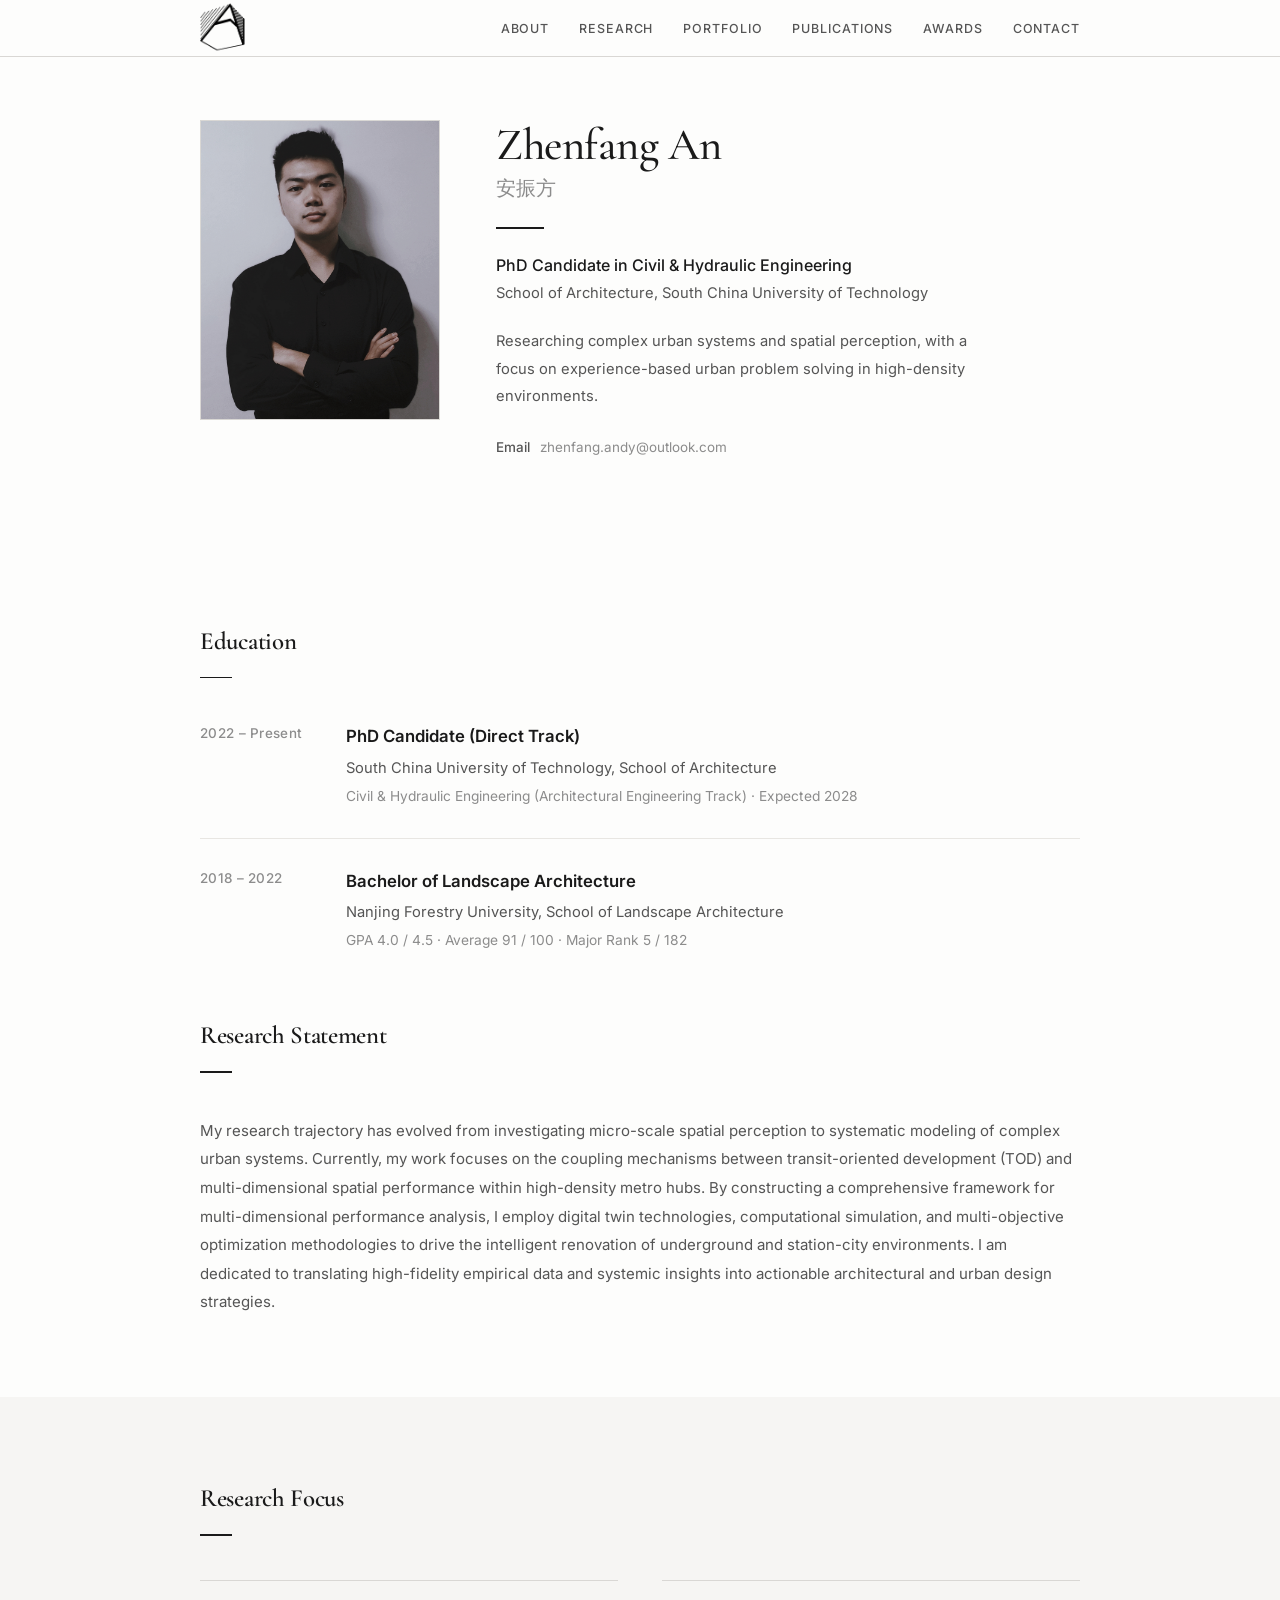
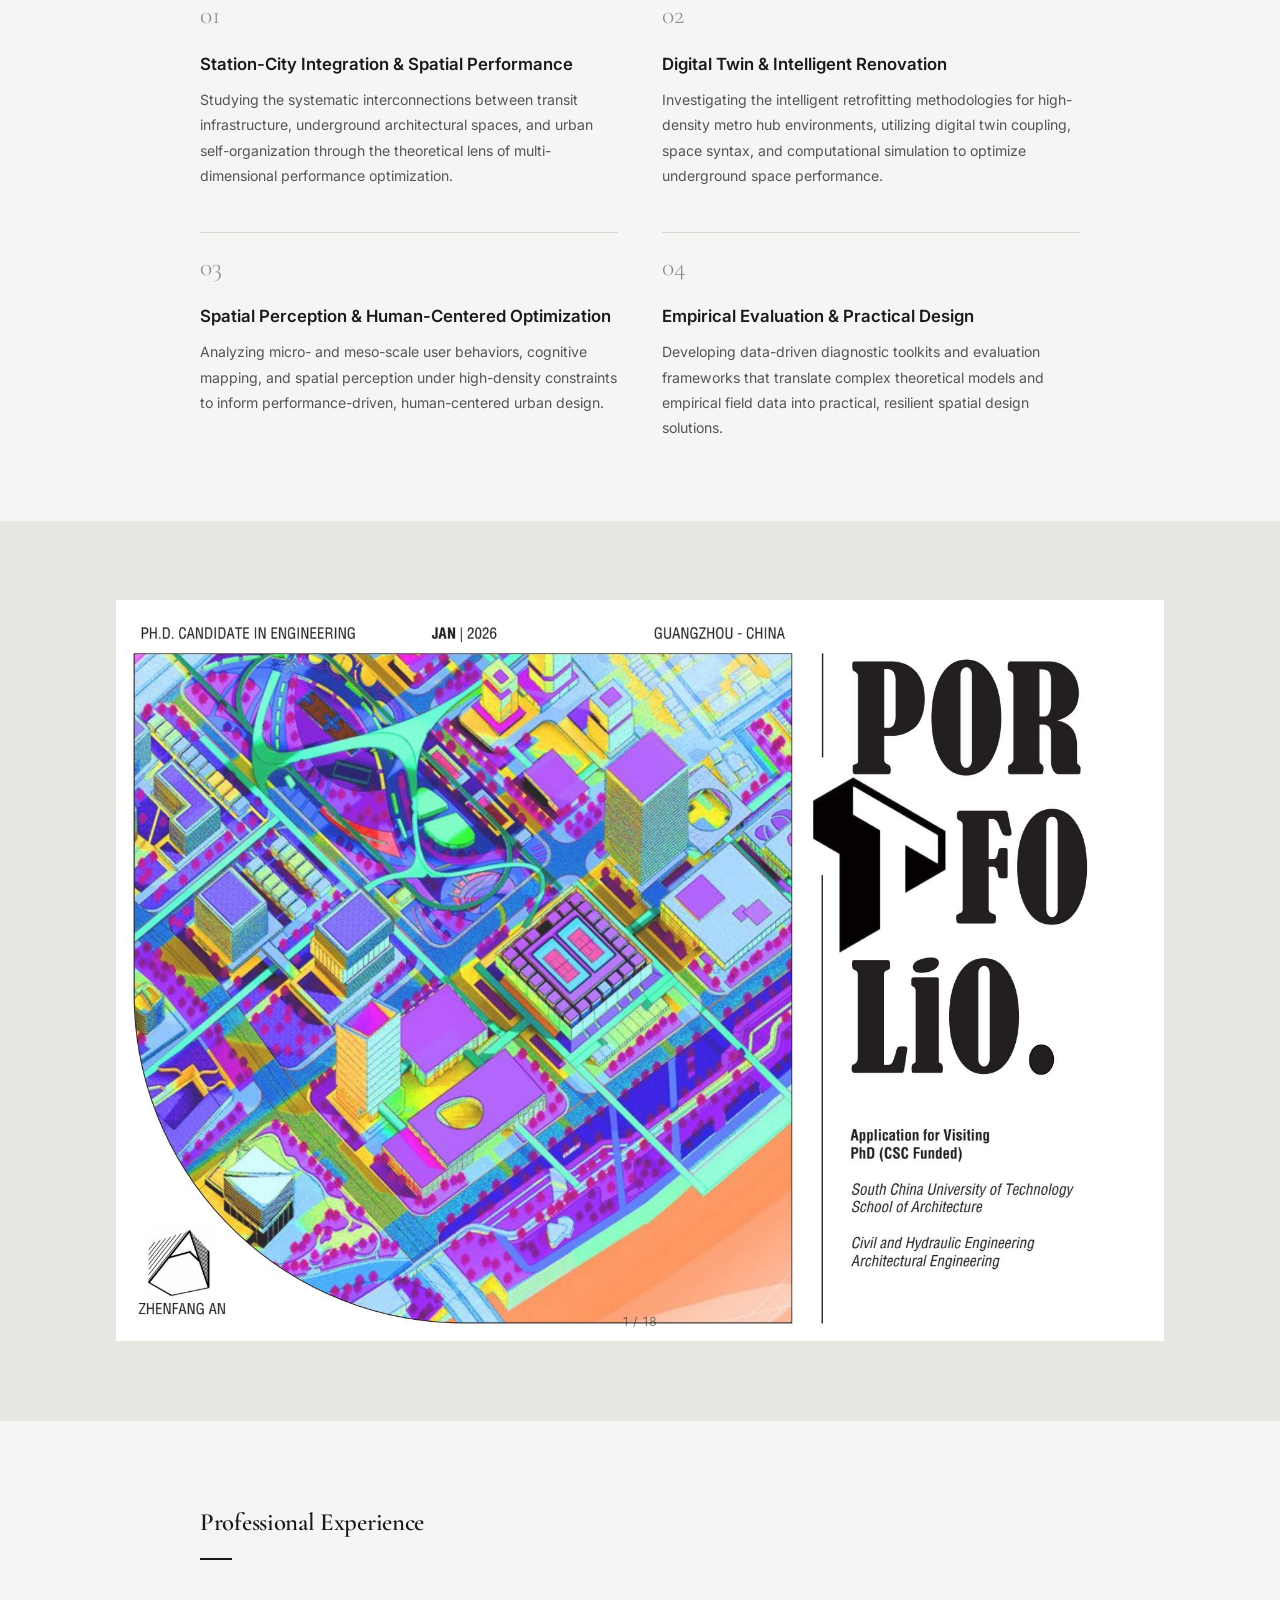
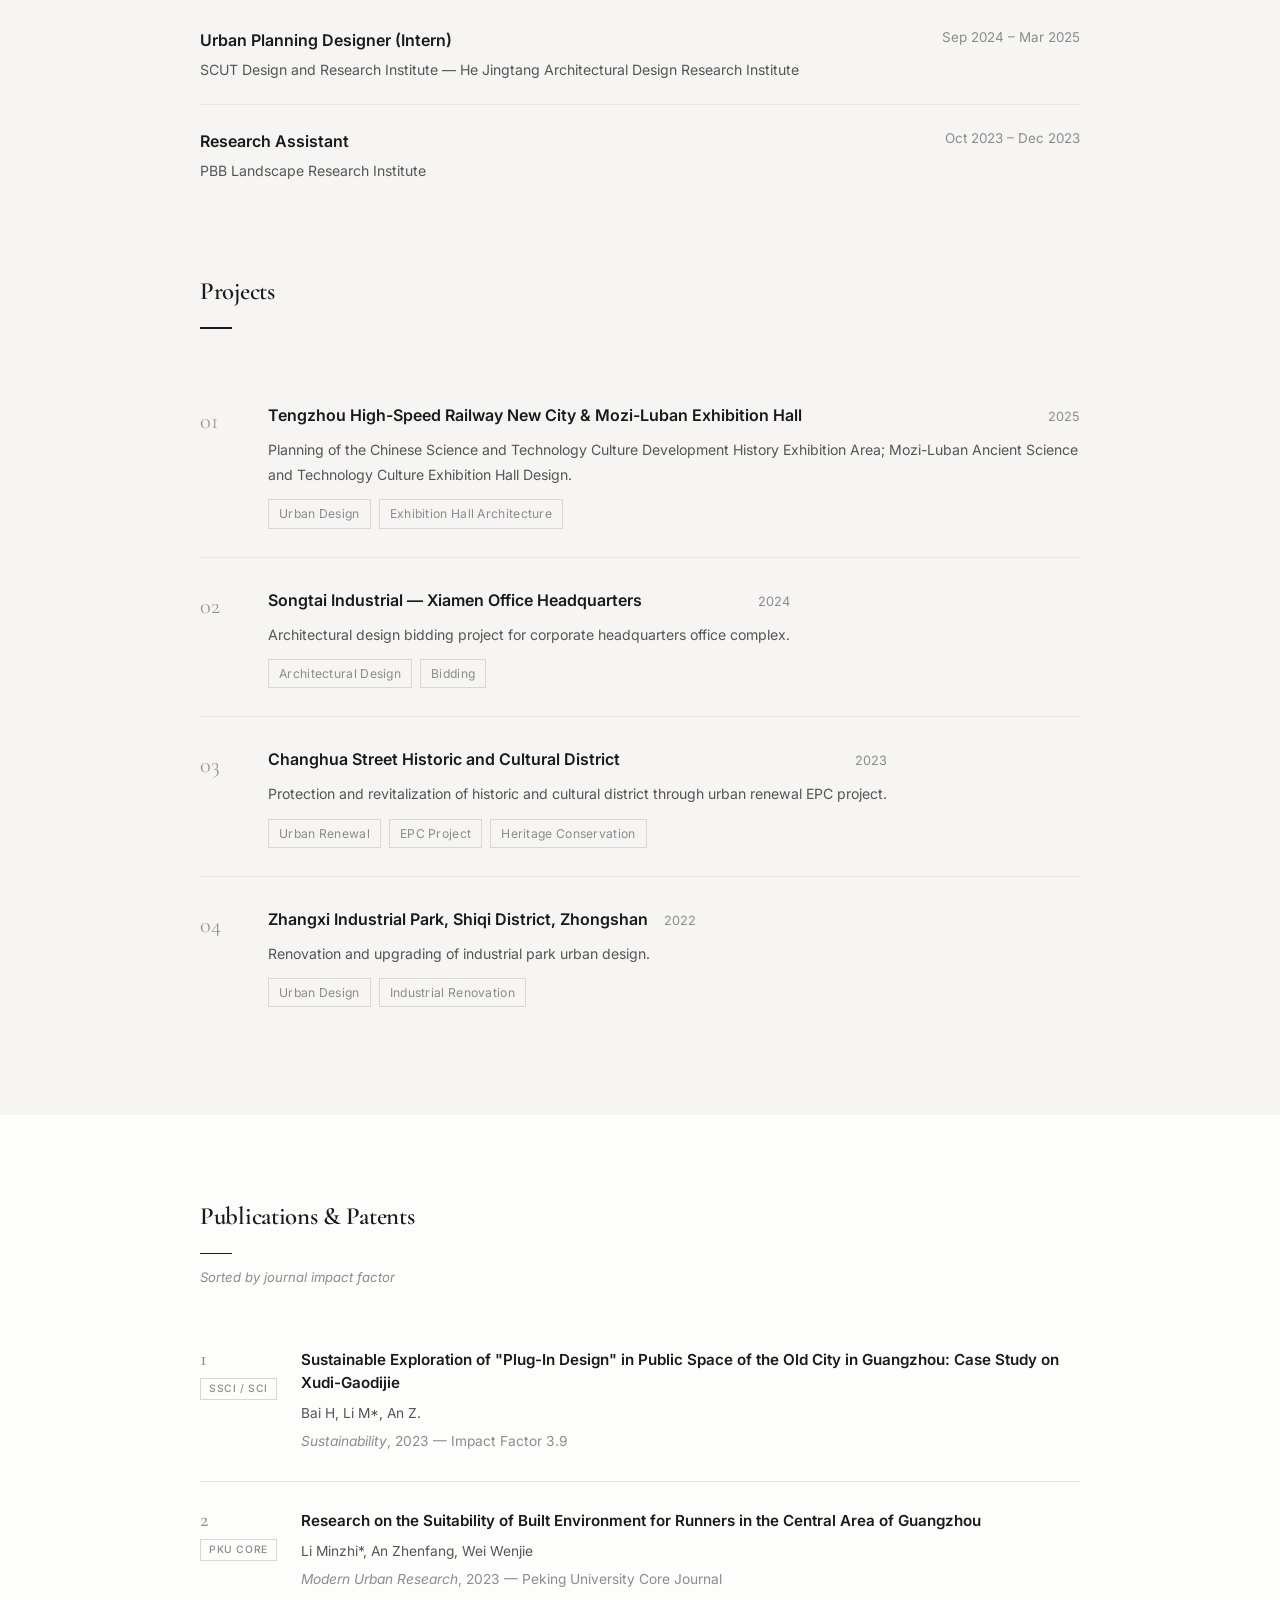
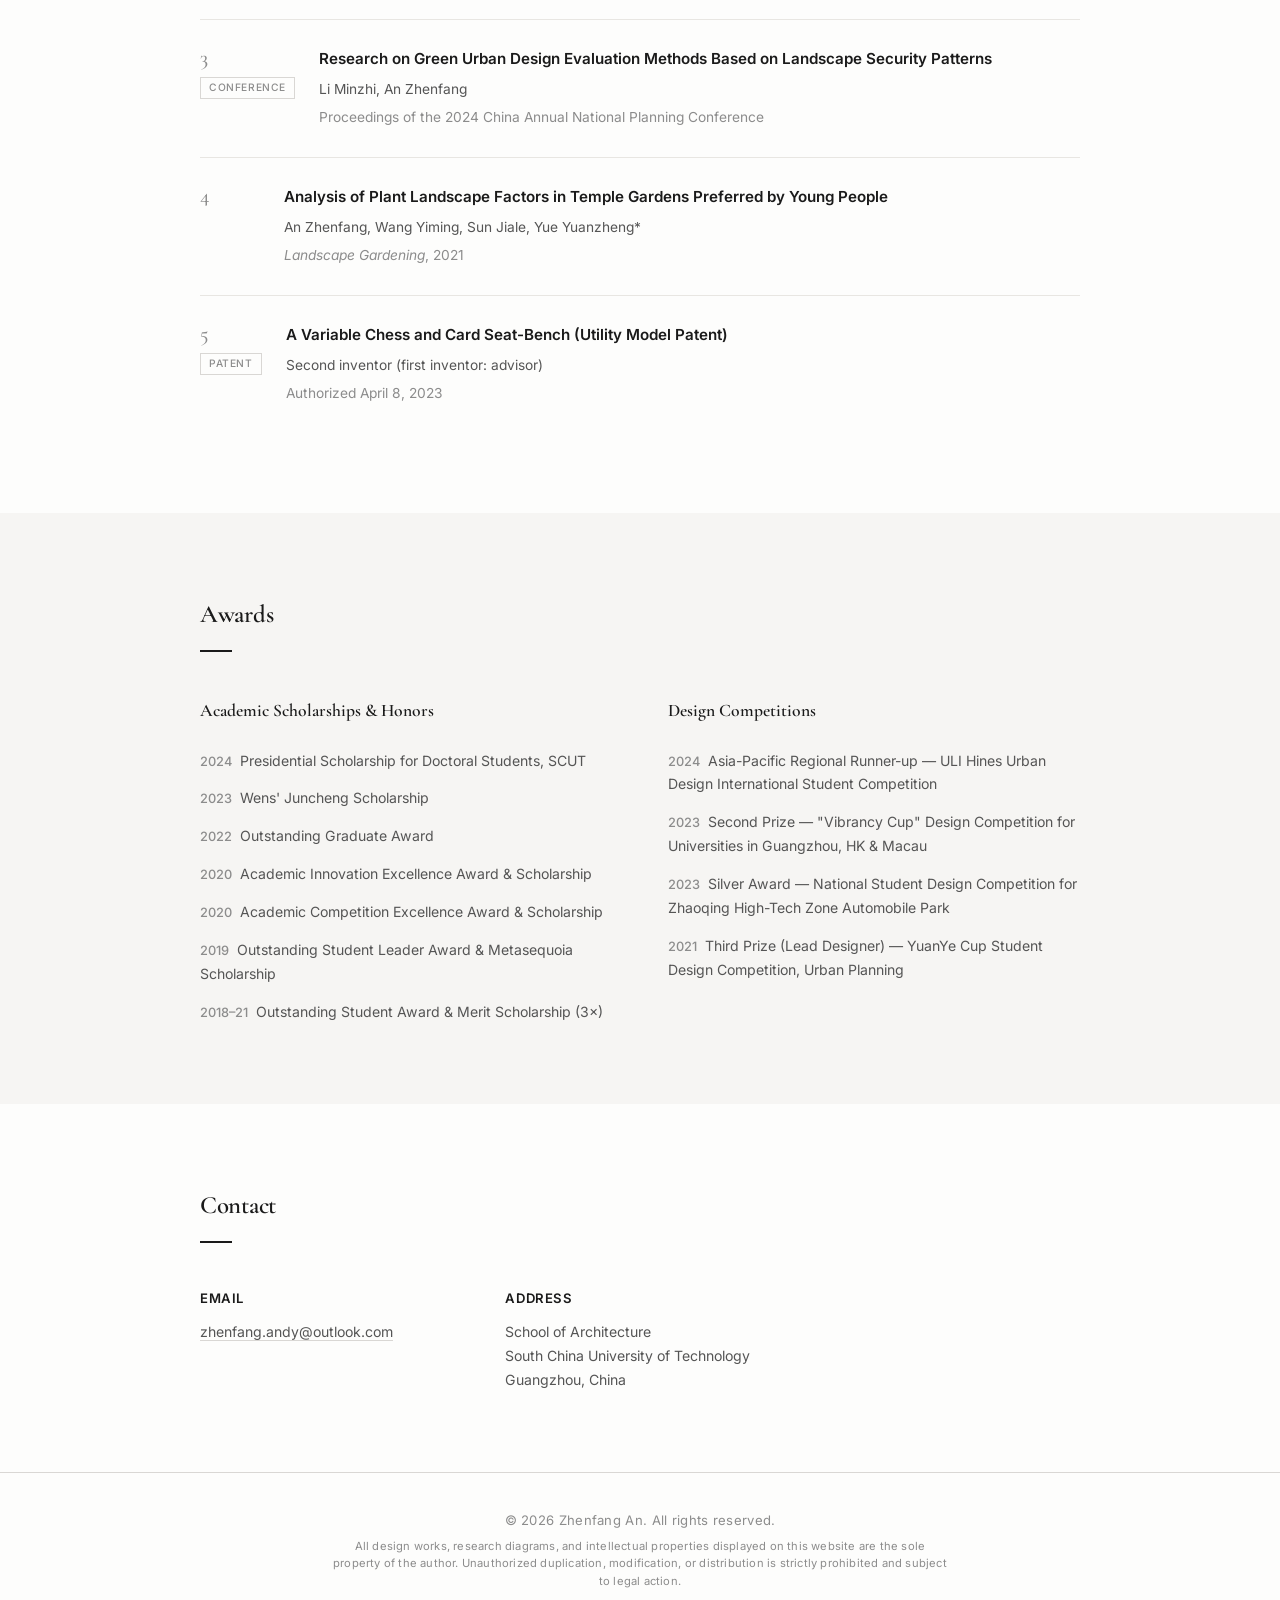
<file: index.html>
<!DOCTYPE html>
<html lang="en">
<head>
  <meta charset="UTF-8">
  <meta name="viewport" content="width=device-width, initial-scale=1.0">
  <title>Zhenfang An | PhD Candidate — South China University of Technology</title>
  <meta name="description" content="Zhenfang An (安振方) — PhD Candidate in Civil & Hydraulic Engineering at South China University of Technology. Research on station-city integration, digital twin, spatial perception, and urban design optimization in high-density metro hubs.">
  <meta name="keywords" content="Zhenfang An, 安振方, PhD Candidate, SCUT, South China University of Technology, Architecture, Urban Design, Digital Twin, Station-City Integration, Spatial Performance, TOD, Computational Simulation">
  <meta name="author" content="Zhenfang An">
  <meta name="robots" content="index, follow">
  <link rel="canonical" href="https://zhenfangan.github.io/">
  <meta property="og:title" content="Zhenfang An | PhD Candidate — SCUT">
  <meta property="og:description" content="PhD Candidate researching station-city integration, digital twin technologies, and spatial performance optimization in high-density metro hubs.">
  <meta property="og:type" content="website">
  <meta property="og:url" content="https://zhenfangan.github.io/">
  <link rel="stylesheet" href="style.css">
  <link rel="preconnect" href="https://fonts.googleapis.com">
  <link rel="preconnect" href="https://fonts.gstatic.com" crossorigin>
  <link href="https://fonts.googleapis.com/css2?family=Cormorant+Garamond:ital,wght@0,400;0,500;0,600;1,400;1,500&family=Inter:wght@300;400;500;600&display=swap" rel="stylesheet">
</head>
<body>

  <nav id="navbar">
    <div class="nav-container">
      <a href="#hero" class="nav-logo">
        <img src="logo.png" alt="ZA Logo" class="logo-img">
      </a>
      <button id="nav-toggle" aria-label="Toggle navigation">
        <span></span><span></span><span></span>
      </button>
      <ul id="nav-menu">
        <li><a href="#about">About</a></li>
        <li><a href="#research">Research</a></li>
        <li><a href="#portfolio">Portfolio</a></li>
        <li><a href="#publications">Publications</a></li>
        <li><a href="#awards">Awards</a></li>
        <li><a href="#contact">Contact</a></li>
      </ul>
    </div>
  </nav>

  <section id="hero">
    <div class="hero-container">
      <div class="hero-photo">
        <img src="photo.jpg" alt="Zhenfang An">
      </div>
      <div class="hero-text">
        <h1>Zhenfang An</h1>
        <p class="hero-chinese">安振方</p>
        <div class="hero-divider"></div>
        <p class="hero-title">PhD Candidate in Civil &amp; Hydraulic Engineering</p>
        <p class="hero-subtitle">School of Architecture, South China University of Technology</p>
        <p class="hero-description">
          Researching complex urban systems and spatial perception, with a focus on experience-based urban problem solving in high-density environments.
        </p>
        <div class="hero-meta">
          <span><strong>Email</strong> zhenfang.andy@outlook.com</span>
        </div>
      </div>
    </div>
  </section>

  <main>
    <section id="about">
      <div class="container">
        <h2 class="section-title">Education</h2>
        <div class="divider"></div>
        <div class="education-grid">
          <div class="edu-item">
            <div class="edu-year">2022 – Present</div>
            <div class="edu-details">
              <h3>PhD Candidate (Direct Track)</h3>
              <p>South China University of Technology, School of Architecture</p>
              <p class="edu-note">Civil &amp; Hydraulic Engineering (Architectural Engineering Track) &middot; Expected 2028</p>
            </div>
          </div>
          <div class="edu-item">
            <div class="edu-year">2018 – 2022</div>
            <div class="edu-details">
              <h3>Bachelor of Landscape Architecture</h3>
              <p>Nanjing Forestry University, School of Landscape Architecture</p>
              <p class="edu-note">GPA 4.0 / 4.5 &middot; Average 91 / 100 &middot; Major Rank 5 / 182</p>
            </div>
          </div>
        </div>

        <h2 class="section-title">Research Statement</h2>
        <div class="divider"></div>
        <div class="research-statement">
          <p>My research trajectory has evolved from investigating micro-scale spatial perception to systematic modeling of complex urban systems. Currently, my work focuses on the coupling mechanisms between transit-oriented development (TOD) and multi-dimensional spatial performance within high-density metro hubs. By constructing a comprehensive framework for multi-dimensional performance analysis, I employ digital twin technologies, computational simulation, and multi-objective optimization methodologies to drive the intelligent renovation of underground and station-city environments. I am dedicated to translating high-fidelity empirical data and systemic insights into actionable architectural and urban design strategies.</p>
        </div>
      </div>
    </section>

    <section id="research">
      <div class="container">
        <h2 class="section-title">Research Focus</h2>
        <div class="divider"></div>
        <div class="focus-grid">
          <div class="focus-item">
            <span class="focus-num">01</span>
            <h3>Station-City Integration &amp; Spatial Performance</h3>
            <p>Studying the systematic interconnections between transit infrastructure, underground architectural spaces, and urban self-organization through the theoretical lens of multi-dimensional performance optimization.</p>
          </div>
          <div class="focus-item">
            <span class="focus-num">02</span>
            <h3>Digital Twin &amp; Intelligent Renovation</h3>
            <p>Investigating the intelligent retrofitting methodologies for high-density metro hub environments, utilizing digital twin coupling, space syntax, and computational simulation to optimize underground space performance.</p>
          </div>
          <div class="focus-item">
            <span class="focus-num">03</span>
            <h3>Spatial Perception &amp; Human-Centered Optimization</h3>
            <p>Analyzing micro- and meso-scale user behaviors, cognitive mapping, and spatial perception under high-density constraints to inform performance-driven, human-centered urban design.</p>
          </div>
          <div class="focus-item">
            <span class="focus-num">04</span>
            <h3>Empirical Evaluation &amp; Practical Design</h3>
            <p>Developing data-driven diagnostic toolkits and evaluation frameworks that translate complex theoretical models and empirical field data into practical, resilient spatial design solutions.</p>
          </div>
        </div>
      </div>
    </section>

    <section id="portfolio">
      <div class="folio-viewport" id="folio-viewport">
        <div class="folio-track" id="folio-track"></div>
        <button class="folio-nav folio-nav-prev" id="folio-prev" aria-label="Previous">
          <svg width="28" height="28" viewBox="0 0 24 24" fill="none" stroke="currentColor" stroke-width="1.2"><path d="M15 5l-7 7 7 7"/></svg>
        </button>
        <button class="folio-nav folio-nav-next" id="folio-next" aria-label="Next">
          <svg width="28" height="28" viewBox="0 0 24 24" fill="none" stroke="currentColor" stroke-width="1.2"><path d="M9 5l7 7-7 7"/></svg>
        </button>
        <span class="folio-counter" id="folio-counter"></span>
      </div>
    </section>

    <section id="experience">
      <div class="container">
        <h2 class="section-title">Professional Experience</h2>
        <div class="divider"></div>
        <div class="exp-list">
          <div class="exp-item">
            <div class="exp-info">
              <h3>Urban Planning Designer (Intern)</h3>
              <p>SCUT Design and Research Institute — He Jingtang Architectural Design Research Institute</p>
            </div>
            <div class="exp-date">Sep 2024 – Mar 2025</div>
          </div>
          <div class="exp-item">
            <div class="exp-info">
              <h3>Research Assistant</h3>
              <p>PBB Landscape Research Institute</p>
            </div>
            <div class="exp-date">Oct 2023 – Dec 2023</div>
          </div>
        </div>

        <h2 class="section-title">Projects</h2>
        <div class="divider"></div>
        <div class="project-list">
          <div class="project-item">
            <span class="project-num">01</span>
            <div class="project-body">
              <div class="project-header">
                <h3>Tengzhou High-Speed Railway New City &amp; Mozi-Luban Exhibition Hall</h3>
                <span class="project-date">2025</span>
              </div>
              <p>Planning of the Chinese Science and Technology Culture Development History Exhibition Area; Mozi-Luban Ancient Science and Technology Culture Exhibition Hall Design.</p>
              <div class="project-tags">
                <span>Urban Design</span><span>Exhibition Hall Architecture</span>
              </div>
            </div>
          </div>
          <div class="project-item">
            <span class="project-num">02</span>
            <div class="project-body">
              <div class="project-header">
                <h3>Songtai Industrial — Xiamen Office Headquarters</h3>
                <span class="project-date">2024</span>
              </div>
              <p>Architectural design bidding project for corporate headquarters office complex.</p>
              <div class="project-tags">
                <span>Architectural Design</span><span>Bidding</span>
              </div>
            </div>
          </div>
          <div class="project-item">
            <span class="project-num">03</span>
            <div class="project-body">
              <div class="project-header">
                <h3>Changhua Street Historic and Cultural District</h3>
                <span class="project-date">2023</span>
              </div>
              <p>Protection and revitalization of historic and cultural district through urban renewal EPC project.</p>
              <div class="project-tags">
                <span>Urban Renewal</span><span>EPC Project</span><span>Heritage Conservation</span>
              </div>
            </div>
          </div>
          <div class="project-item">
            <span class="project-num">04</span>
            <div class="project-body">
              <div class="project-header">
                <h3>Zhangxi Industrial Park, Shiqi District, Zhongshan</h3>
                <span class="project-date">2022</span>
              </div>
              <p>Renovation and upgrading of industrial park urban design.</p>
              <div class="project-tags">
                <span>Urban Design</span><span>Industrial Renovation</span>
              </div>
            </div>
          </div>
        </div>
      </div>
    </section>

    <section id="publications">
      <div class="container">
        <h2 class="section-title">Publications &amp; Patents</h2>
        <div class="divider"></div>
        <p class="section-note">Sorted by journal impact factor</p>
        <div class="pub-list">
          <!-- #1: Sustainability — highest IF (SSCI/SCI) -->
          <div class="pub-item">
            <div class="pub-meta">
              <span class="pub-number">1</span>
              <span class="pub-badge">SSCI / SCI</span>
            </div>
            <div class="pub-body">
              <p class="pub-title">Sustainable Exploration of "Plug-In Design" in Public Space of the Old City in Guangzhou: Case Study on Xudi-Gaodijie</p>
              <p class="pub-authors">Bai H, Li M*, An Z.</p>
              <p class="pub-journal"><em>Sustainability</em>, 2023 — Impact Factor 3.9</p>
            </div>
          </div>
          <!-- #2: Modern Urban Research — Peking University Core -->
          <div class="pub-item">
            <div class="pub-meta">
              <span class="pub-number">2</span>
              <span class="pub-badge">PKU Core</span>
            </div>
            <div class="pub-body">
              <p class="pub-title">Research on the Suitability of Built Environment for Runners in the Central Area of Guangzhou</p>
              <p class="pub-authors">Li Minzhi*, An Zhenfang, Wei Wenjie</p>
              <p class="pub-journal"><em>Modern Urban Research</em>, 2023 — Peking University Core Journal</p>
            </div>
          </div>
          <!-- #3: Conference -->
          <div class="pub-item">
            <div class="pub-meta">
              <span class="pub-number">3</span>
              <span class="pub-badge">Conference</span>
            </div>
            <div class="pub-body">
              <p class="pub-title">Research on Green Urban Design Evaluation Methods Based on Landscape Security Patterns</p>
              <p class="pub-authors">Li Minzhi, An Zhenfang</p>
              <p class="pub-journal">Proceedings of the 2024 China Annual National Planning Conference</p>
            </div>
          </div>
          <!-- #4: Landscape Gardening -->
          <div class="pub-item">
            <div class="pub-meta">
              <span class="pub-number">4</span>
            </div>
            <div class="pub-body">
              <p class="pub-title">Analysis of Plant Landscape Factors in Temple Gardens Preferred by Young People</p>
              <p class="pub-authors">An Zhenfang, Wang Yiming, Sun Jiale, Yue Yuanzheng*</p>
              <p class="pub-journal"><em>Landscape Gardening</em>, 2021</p>
            </div>
          </div>
          <!-- #5: Patent -->
          <div class="pub-item">
            <div class="pub-meta">
              <span class="pub-number">5</span>
              <span class="pub-badge">Patent</span>
            </div>
            <div class="pub-body">
              <p class="pub-title">A Variable Chess and Card Seat-Bench (Utility Model Patent)</p>
              <p class="pub-authors">Second inventor (first inventor: advisor)</p>
              <p class="pub-journal">Authorized April 8, 2023</p>
            </div>
          </div>
        </div>
      </div>
    </section>

    <section id="awards">
      <div class="container">
        <h2 class="section-title">Awards</h2>
        <div class="divider"></div>
        <div class="awards-container">
          <div class="awards-col">
            <h3>Academic Scholarships &amp; Honors</h3>
            <ul>
              <li><span class="award-date">2024</span>Presidential Scholarship for Doctoral Students, SCUT</li>
              <li><span class="award-date">2023</span>Wens' Juncheng Scholarship</li>
              <li><span class="award-date">2022</span>Outstanding Graduate Award</li>
              <li><span class="award-date">2020</span>Academic Innovation Excellence Award &amp; Scholarship</li>
              <li><span class="award-date">2020</span>Academic Competition Excellence Award &amp; Scholarship</li>
              <li><span class="award-date">2019</span>Outstanding Student Leader Award &amp; Metasequoia Scholarship</li>
              <li><span class="award-date">2018–21</span>Outstanding Student Award &amp; Merit Scholarship (3&times;)</li>
            </ul>
          </div>
          <div class="awards-col">
            <h3>Design Competitions</h3>
            <ul>
              <li><span class="award-date">2024</span>Asia-Pacific Regional Runner-up — ULI Hines Urban Design International Student Competition</li>
              <li><span class="award-date">2023</span>Second Prize — "Vibrancy Cup" Design Competition for Universities in Guangzhou, HK &amp; Macau</li>
              <li><span class="award-date">2023</span>Silver Award — National Student Design Competition for Zhaoqing High-Tech Zone Automobile Park</li>
              <li><span class="award-date">2021</span>Third Prize (Lead Designer) — YuanYe Cup Student Design Competition, Urban Planning</li>
            </ul>
          </div>
        </div>
      </div>
    </section>

    <section id="contact">
      <div class="container">
        <h2 class="section-title">Contact</h2>
        <div class="divider"></div>
        <div class="contact-info">
          <div class="contact-item">
            <strong>Email</strong>
            <a href="mailto:zhenfang.andy@outlook.com">zhenfang.andy@outlook.com</a>
          </div>
          <div class="contact-item">
            <strong>Address</strong>
            <p>School of Architecture<br>South China University of Technology<br>Guangzhou, China</p>
          </div>
        </div>
      </div>
    </section>
  </main>

  <footer>
    <div class="container">
      <p class="footer-main">&copy; 2026 Zhenfang An. All rights reserved.</p>
      <p class="footer-legal">All design works, research diagrams, and intellectual properties displayed on this website are the sole property of the author. Unauthorized duplication, modification, or distribution is strictly prohibited and subject to legal action.</p>
    </div>
  </footer>

  <script src="script.js"></script>
</body>
</html>
</file>
<file: style.css>
:root {
  --white: #fdfdfc;
  --bg: #f6f5f3;
  --bg-alt: #efedea;
  --text: #1a1a1a;
  --text-secondary: #555555;
  --text-muted: #8c8c8c;
  --border: #d9d7d4;
  --border-light: #e8e6e2;
  --serif: 'Cormorant Garamond', Georgia, 'Times New Roman', 'Noto Serif SC', serif;
  --sans: 'Inter', -apple-system, BlinkMacSystemFont, 'Helvetica Neue', 'PingFang SC', sans-serif;
  --page: #faf9f7;
  --shadow: rgba(0,0,0,0.06);
}

*, *::before, *::after { margin: 0; padding: 0; box-sizing: border-box; }

html { scroll-behavior: smooth; scroll-padding-top: 64px; }

body {
  font-family: var(--sans);
  background: var(--white);
  color: var(--text);
  line-height: 1.75;
  font-size: 15px;
  -webkit-font-smoothing: antialiased;
  -webkit-user-select: none;
  user-select: none;
}

img {
  -webkit-user-drag: none;
  -webkit-touch-callout: none;
  pointer-events: auto;
}

.container { max-width: 960px; margin: 0 auto; padding: 0 40px; }

/* ── Navigation ── */
nav {
  position: fixed; top: 0; left: 0; right: 0; z-index: 1000;
  background: rgba(253, 253, 252, 0.92);
  backdrop-filter: blur(12px);
  -webkit-backdrop-filter: blur(12px);
  border-bottom: 1px solid var(--border);
}
.nav-container {
  max-width: 960px; margin: 0 auto; padding: 0 40px;
  display: flex; align-items: center; justify-content: space-between; height: 56px;
}
.nav-logo { display: flex; align-items: center; text-decoration: none; flex-shrink: 0; }
.logo-img { height: 50px; width: auto; object-fit: contain; display: block; filter: invert(1); }

#nav-menu { display: flex; gap: 30px; list-style: none; }
#nav-menu a {
  color: var(--text-secondary); text-decoration: none;
  font-size: 0.78rem; font-weight: 500; letter-spacing: 0.9px; text-transform: uppercase;
  transition: color 0.25s;
}
#nav-menu a:hover, #nav-menu a.active { color: var(--text); }

#nav-toggle {
  display: none; flex-direction: column; gap: 5px;
  background: none; border: none; cursor: pointer; padding: 8px;
}
#nav-toggle span { display: block; width: 22px; height: 1.5px; background: var(--text); transition: 0.25s; }

/* ── Hero ── */
#hero { padding: 120px 40px 80px; max-width: 960px; margin: 0 auto; }
.hero-container { display: grid; grid-template-columns: 240px 1fr; gap: 56px; align-items: start; }
.hero-photo { width: 240px; height: 300px; overflow: hidden; position: relative; }
.hero-photo img { width: 100%; height: 100%; object-fit: cover; display: block; filter: grayscale(15%); }
.hero-photo::after { content: ''; position: absolute; inset: 0; border: 1px solid var(--border); pointer-events: none; }

.hero-text h1 {
  font-family: var(--serif); font-size: 2.8rem; font-weight: 500;
  line-height: 1.12; letter-spacing: -0.5px; margin-bottom: 2px;
}
.hero-chinese { font-family: var(--serif); font-size: 1.25rem; color: var(--text-muted); margin-bottom: 20px; }
.hero-divider { width: 48px; height: 1.5px; background: var(--text); margin-bottom: 22px; }
.hero-title { font-size: 1rem; font-weight: 500; color: var(--text); margin-bottom: 2px; }
.hero-subtitle { font-size: 0.92rem; color: var(--text-secondary); margin-bottom: 22px; }
.hero-description { font-size: 0.92rem; color: var(--text-secondary); max-width: 500px; margin-bottom: 26px; line-height: 1.85; }
.hero-meta { display: flex; gap: 28px; font-size: 0.84rem; color: var(--text-muted); }
.hero-meta strong { color: var(--text-secondary); font-weight: 500; margin-right: 6px; }

/* ── Sections ── */
main section { padding: 80px 0; }
main section:nth-child(even) { background: var(--bg); }
main section:nth-child(odd) { background: var(--white); }

.section-title { font-family: var(--serif); font-size: 1.55rem; font-weight: 600; margin-bottom: 14px; letter-spacing: -0.3px; }
.divider { width: 32px; height: 1.5px; background: var(--text); margin-bottom: 44px; }
.section-note { font-size: 0.82rem; color: var(--text-muted); font-style: italic; margin: -32px 0 32px; }

/* ── Education ── */
.education-grid { display: flex; flex-direction: column; gap: 28px; margin-bottom: 60px; }
.edu-item { display: flex; gap: 36px; padding-bottom: 28px; border-bottom: 1px solid var(--border-light); }
.edu-item:last-child { border-bottom: none; padding-bottom: 0; }
.edu-year { font-size: 0.84rem; font-weight: 500; color: var(--text-muted); min-width: 110px; letter-spacing: 0.3px; }
.edu-details h3 { font-size: 1.05rem; font-weight: 600; margin-bottom: 4px; }
.edu-details > p { color: var(--text-secondary); font-size: 0.92rem; margin-bottom: 2px; }
.edu-note { color: var(--text-muted) !important; font-size: 0.86rem !important; }

/* ── Research Statement ── */
.research-statement p { font-size: 0.94rem; color: var(--text-secondary); margin-bottom: 18px; line-height: 1.9; }
.research-statement p:last-child { margin-bottom: 0; }

/* ── Research Focus ── */
.focus-grid { display: grid; grid-template-columns: 1fr 1fr; gap: 44px; }
.focus-item { padding-top: 12px; border-top: 1px solid var(--border); }
.focus-num { display: block; font-family: var(--serif); font-size: 1.6rem; font-weight: 300; color: var(--text-muted); margin-bottom: 12px; }
.focus-item h3 { font-size: 1.05rem; font-weight: 600; margin-bottom: 8px; }
.focus-item p { font-size: 0.88rem; color: var(--text-secondary); line-height: 1.8; }

/* ── Portfolio Slider ── */
#portfolio {
  background: #e8e6e0;
  padding: 0;
  min-height: 100vh;
  display: flex; align-items: center; justify-content: center;
}

.folio-viewport {
  position: relative;
  width: 100%;
  height: 85vh;
  overflow: hidden;
  background: #e8e6e0;
}

.folio-track {
  display: flex;
  height: 100%;
  transition: transform 0.55s cubic-bezier(0.4, 0, 0.2, 1);
  will-change: transform;
}

.folio-page-wrap {
  min-width: 100%;
  height: 100%;
  display: flex; align-items: center; justify-content: center;
  padding: 12px;
}

.folio-page-wrap img {
  width: 100%;
  height: 100%;
  object-fit: contain;
  display: block;
}

/* ── Nav arrows ── */
.folio-nav {
  position: absolute; top: 50%; transform: translateY(-50%);
  width: 44px; height: 44px;
  border: none; border-radius: 50%;
  background: rgba(255,255,255,0.72);
  backdrop-filter: blur(6px);
  -webkit-backdrop-filter: blur(6px);
  cursor: pointer; color: #444;
  display: flex; align-items: center; justify-content: center;
  transition: background 0.25s, color 0.25s, opacity 0.35s;
  z-index: 2;
  opacity: 0;
}
.folio-viewport:hover .folio-nav { opacity: 1; }
.folio-nav:hover { background: rgba(255,255,255,0.92); color: #111; }
.folio-nav:active { transform: translateY(-50%) scale(0.94); }

.folio-nav-prev { left: 16px; }
.folio-nav-next { right: 16px; }

.folio-nav[disabled] {
  opacity: 0 !important;
  pointer-events: none;
}

/* ── Counter ── */
.folio-counter {
  position: absolute; bottom: 20px; left: 50%; transform: translateX(-50%);
  font-family: var(--sans); font-size: 0.78rem;
  color: rgba(0,0,0,0.45); letter-spacing: 0.6px;
  user-select: none; pointer-events: none;
  z-index: 2;
}

/* ── Responsive ── */
@media (max-width: 768px) {
  .folio-viewport { height: 70vh; }
  .folio-nav { width: 36px; height: 36px; opacity: 0.7; }
  .folio-page-wrap { padding: 6px; }
}

/* ── Experience ── */
.exp-list { display: flex; flex-direction: column; margin-bottom: 64px; }
.exp-item {
  display: flex; justify-content: space-between; align-items: flex-start;
  padding: 22px 0; border-bottom: 1px solid var(--border-light);
}
.exp-item:last-child { border-bottom: none; }
.exp-info h3 { font-size: 1rem; font-weight: 600; margin-bottom: 4px; }
.exp-info p { color: var(--text-secondary); font-size: 0.88rem; }
.exp-date { font-size: 0.84rem; color: var(--text-muted); white-space: nowrap; margin-left: 24px; }

/* ── Projects (additional) ── */
.project-list { display: flex; flex-direction: column; }
.project-item { display: flex; gap: 32px; padding: 28px 0; border-bottom: 1px solid var(--border-light); }
.project-item:last-child { border-bottom: none; }
.project-num { font-family: var(--serif); font-size: 1.4rem; font-weight: 300; color: var(--text-muted); min-width: 36px; }
.project-header { display: flex; justify-content: space-between; align-items: baseline; gap: 16px; margin-bottom: 8px; }
.project-header h3 { font-size: 1rem; font-weight: 600; }
.project-date { font-size: 0.8rem; color: var(--text-muted); white-space: nowrap; }
.project-body p { font-size: 0.88rem; color: var(--text-secondary); margin-bottom: 12px; line-height: 1.8; }
.project-tags { display: flex; flex-wrap: wrap; gap: 8px; }
.project-tags span { font-size: 0.76rem; color: var(--text-muted); border: 1px solid var(--border); padding: 3px 10px; letter-spacing: 0.3px; }

/* ── Publications ── */
.pub-list { display: flex; flex-direction: column; }
.pub-item { display: flex; gap: 24px; padding: 28px 0; border-bottom: 1px solid var(--border-light); }
.pub-item:last-child { border-bottom: none; }
.pub-meta { display: flex; flex-direction: column; align-items: flex-start; gap: 8px; min-width: 60px; }
.pub-number { font-family: var(--serif); font-size: 1.3rem; font-weight: 500; color: var(--text-muted); line-height: 1; }
.pub-badge {
  font-size: 0.64rem; font-weight: 500; letter-spacing: 0.6px; text-transform: uppercase;
  color: var(--text-muted); border: 1px solid var(--border); padding: 1px 8px;
  white-space: nowrap;
}
.pub-body { flex: 1; }
.pub-title { font-size: 0.95rem; font-weight: 600; margin-bottom: 6px; line-height: 1.5; }
.pub-authors { font-size: 0.86rem; color: var(--text-secondary); margin-bottom: 4px; }
.pub-journal { font-size: 0.86rem; color: var(--text-muted); }

/* ── Awards ── */
.awards-container { display: grid; grid-template-columns: 1fr 1fr; gap: 56px; }
.awards-col h3 { font-family: var(--serif); font-size: 1.1rem; font-weight: 600; margin-bottom: 22px; }
.awards-col ul { list-style: none; display: flex; flex-direction: column; gap: 14px; }
.awards-col li { font-size: 0.88rem; color: var(--text-secondary); line-height: 1.7; }
.award-date { display: inline; font-size: 0.8rem; color: var(--text-muted); margin-right: 8px; font-weight: 500; }

/* ── Contact ── */
.contact-info { display: grid; grid-template-columns: repeat(3, 1fr); gap: 36px; }
.contact-item { font-size: 0.88rem; -webkit-user-select: text; user-select: text; }
.contact-item strong { display: block; font-weight: 600; margin-bottom: 10px; font-size: 0.82rem; letter-spacing: 0.6px; text-transform: uppercase; }
.contact-item a { color: var(--text-secondary); text-decoration: none; border-bottom: 1px solid var(--border); transition: border-color 0.2s; }
.contact-item a:hover { border-color: var(--text); }
.contact-item p { color: var(--text-secondary); line-height: 1.7; }

/* ── Footer ── */
footer { padding: 36px 0; border-top: 1px solid var(--border); background: var(--white); text-align: center; }
.footer-main { color: var(--text-muted); font-size: 0.82rem; letter-spacing: 0.3px; margin-bottom: 6px; }
.footer-legal { color: var(--text-muted); font-size: 0.7rem; max-width: 620px; margin: 0 auto; line-height: 1.6; letter-spacing: 0.2px; }

/* ── Scroll animations ── */
.fade-in {
  opacity: 0; transform: translateY(18px);
  transition: opacity 0.6s ease, transform 0.6s ease;
}
.fade-in.visible { opacity: 1; transform: translateY(0); }

/* ── Responsive ── */
@media (max-width: 768px) {
  .container { padding: 0 24px; }
  #hero { padding: 100px 24px 56px; }
  .hero-container { grid-template-columns: 1fr; gap: 32px; }
  .hero-photo { width: 160px; height: 210px; }
  .hero-text h1 { font-size: 2rem; }
  .hero-meta { flex-direction: column; gap: 6px; }

  .focus-grid, .awards-container, .contact-info { grid-template-columns: 1fr; gap: 32px; }
  .edu-item, .exp-item, .project-item { flex-direction: column; gap: 4px; }
  .exp-date { margin-left: 0; order: -1; }
  .project-header { flex-direction: column; gap: 4px; }
  .pub-item { flex-direction: column; gap: 8px; }
  .pub-meta { flex-direction: row; align-items: center; min-width: auto; }
  .section-title { font-size: 1.3rem; }

}

@media (max-width: 480px) {
  .nav-container { padding: 0 20px; }
  #nav-menu {
    position: fixed; top: 56px; left: 0; right: 0;
    background: var(--white); flex-direction: column;
    padding: 20px 24px; gap: 16px;
    border-bottom: 1px solid var(--border);
    transform: translateY(-100%); opacity: 0; pointer-events: none;
    transition: 0.25s;
  }
  #nav-menu.open { transform: translateY(0); opacity: 1; pointer-events: all; }
  #nav-toggle { display: flex; }

}
</file>
